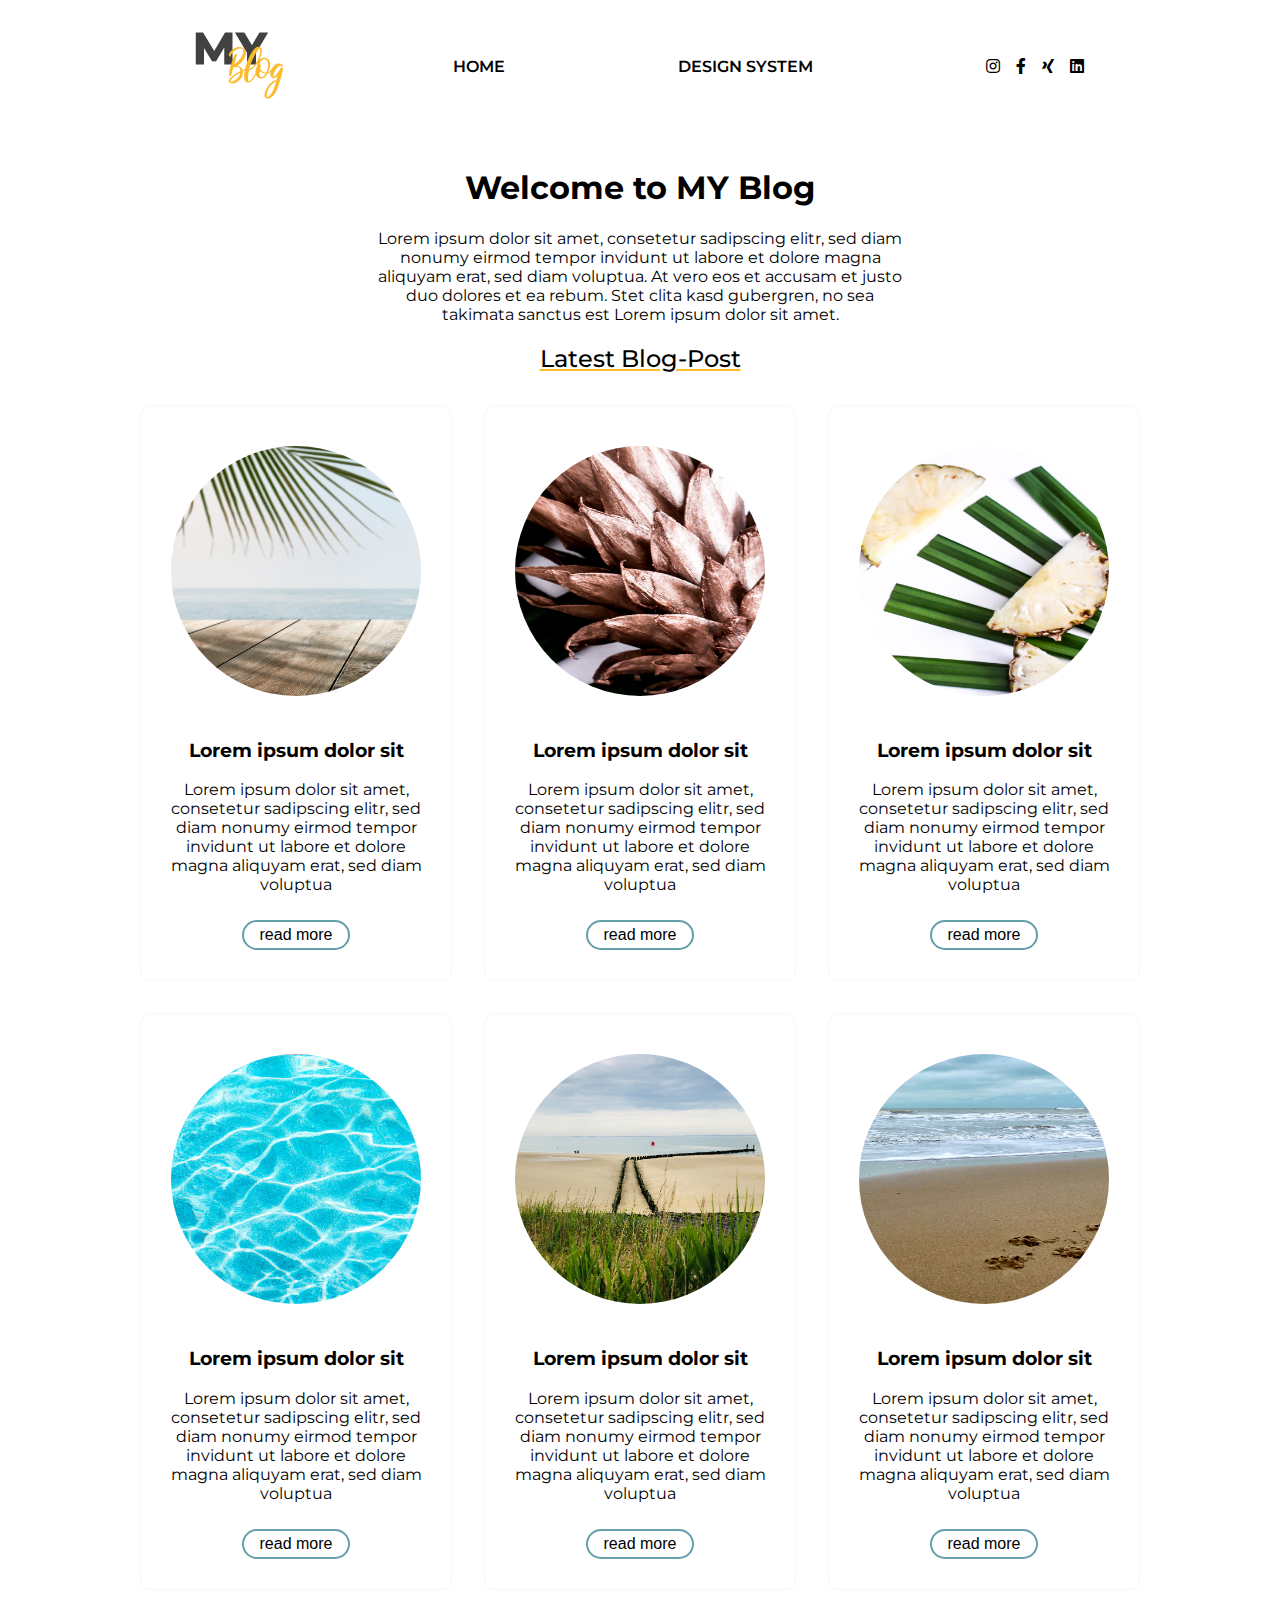
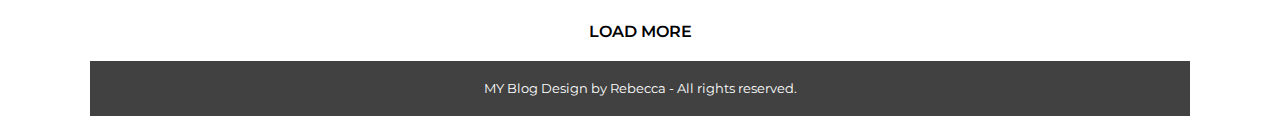
<file: index.html>
<!DOCTYPE html>
<html lang="en">
<head>
    <meta charset="UTF-8">
    <meta content="width=device-width, initial-scale=1" name="viewport"/>
    <title>My First Blog</title>
    <link rel="stylesheet" href="css/style.css"/>
    <link rel="preconnect" href="https://fonts.googleapis.com">
    <link rel="preconnect" href="https://fonts.gstatic.com">
    <link rel="preconnect" href="https://fonts.googleapis.com">
    <link rel="preconnect" href="https://fonts.gstatic.com">
    <link rel="stylesheet"
          href="https://fonts.googleapis.com/css2?family=Montserrat:ital,wght@0,100;0,200;0,300;0,400;0,500;0,600;0,700;0,800;0,900;1,100;1,200;1,300;1,400;1,500;1,600;1,700;1,800;1,900&display=swap">
</head>
<body>
<div class="container" role="main">
    <header class="header box">
        <a href="index.html" aria-label="Logo">
            <img
                    src="images/logo-blog.png"
                    alt="Logo my Blog"
                    class="logo"
            />
        </a>
        <a href="index.html" aria-label="Button Home" class="navbar">HOME</a>
        <a href="design-system.html" aria-label="Button Design System" class="navbar">DESIGN SYSTEM</a>
        <div class="social-media">
            <div class="navbar">
                <a href="https://www.instagram.com/" aria-label="Link Instagram" target="_blank">
                    <i class="fab fa-instagram"></i>
                </a>
            </div>
            <div class="navbar">
                <a href="https://www.facebook.com/" aria-label="Link facebook" target="_blank">
                    <i class="fab fa-facebook-f"></i>
                </a>
            </div>
            <div class="navbar">
                <a href="https://www.xing.com/" aria-label="Link Xing" target="_blank">
                    <i class="fab fa-xing"></i>
                </a>
            </div>
            <div class="navbar">
                <a href="https://www.linkedin.com" aria-label="Link Linkedin" target="_blank">
                    <i class="fab fa-linkedin"></i>
                </a>
            </div>
        </div>
    </header>
    <article class="content box">
        <div class="first-content">
            <h1>Welcome to MY Blog</h1>
            <p>Lorem ipsum dolor sit amet, consetetur sadipscing elitr, sed diam nonumy eirmod tempor invidunt ut
                labore et dolore magna aliquyam erat, sed diam voluptua. At vero eos et accusam et justo duo dolores
                et ea rebum. Stet clita kasd gubergren, no sea takimata sanctus est Lorem ipsum dolor sit amet.</p>
            <h2>Latest Blog-Post</h2>
        </div>
        <div class="nestedGrid">
            <div class="card">
                <a href="blogpost.html">
                    <img src="images/img-01.jpeg"
                         alt="first picture"
                         class="card-img"
                    />
                </a>
                <h3>Lorem ipsum dolor sit</h3>
                <p>Lorem ipsum dolor sit amet, consetetur sadipscing elitr, sed diam nonumy eirmod tempor invidunt
                    ut labore et dolore magna aliquyam erat, sed diam voluptua</p>
                <a href="blogpost.html">
                    <button class="button-card" type="button">read more</button>
                </a>
            </div>
            <div class="card">
                <a href="blogpost.html">
                    <img src="images/img-02.jpeg"
                         alt="second picture"
                         class="card-img"
                    />
                </a>
                <h3>Lorem ipsum dolor sit</h3>
                <p>Lorem ipsum dolor sit amet, consetetur sadipscing elitr, sed diam nonumy eirmod tempor invidunt
                    ut labore et dolore magna aliquyam erat, sed diam voluptua</p>
                <a href="blogpost.html">
                    <button class="button-card" type="button">read more</button>
                </a>
            </div>
            <div class="card">
                <a href="blogpost.html">
                    <img src="images/img-03.jpeg"
                         alt="third picture"
                         class="card-img"
                    />
                </a>
                <h3>Lorem ipsum dolor sit</h3>
                <p>Lorem ipsum dolor sit amet, consetetur sadipscing elitr, sed diam nonumy eirmod tempor invidunt
                    ut labore et dolore magna aliquyam erat, sed diam voluptua</p>
                <a href="blogpost.html">
                    <button class="button-card" type="button">read more</button>
                </a>
            </div>
            <div class="card">
                <a href="blogpost.html">
                    <img src="images/img-04.jpeg"
                         alt="fourth picture"
                         class="card-img"
                    />
                </a>
                <h3>Lorem ipsum dolor sit</h3>
                <p>Lorem ipsum dolor sit amet, consetetur sadipscing elitr, sed diam nonumy eirmod tempor invidunt
                    ut labore et dolore magna aliquyam erat, sed diam voluptua</p>
                <a href="blogpost.html">
                    <button class="button-card" type="button">read more</button>
                </a>
            </div>
            <div class="card">
                <a href="blogpost.html">
                    <img src="images/img-05.jpeg"
                         alt="fifth picture"
                         class="card-img"
                    />
                </a>
                <h3>Lorem ipsum dolor sit</h3>
                <p>Lorem ipsum dolor sit amet, consetetur sadipscing elitr, sed diam nonumy eirmod tempor invidunt
                    ut labore et dolore magna aliquyam erat, sed diam voluptua</p>
                <a href="blogpost.html">
                    <button class="button-card" type="button">read more</button>
                </a>
            </div>
            <div class="card">
                <a href="blogpost.html">
                    <img src="images/img-06.jpeg"
                         alt="sixth picture"
                         class="card-img"
                    />
                </a>
                <h3>Lorem ipsum dolor sit</h3>
                <p>Lorem ipsum dolor sit amet, consetetur sadipscing elitr, sed diam nonumy eirmod tempor invidunt
                    ut labore et dolore magna aliquyam erat, sed diam voluptua</p>
                <a href="blogpost.html">
                    <button class="button-card" type="button">read more</button>
                </a>
            </div>
        </div>
        <div id="last-content">
            <a href="blogpost.html" class="navbar">
                LOAD MORE
            </a>
        </div>
    </article>
    <footer class="footer box">MY Blog Design by Rebecca - All rights reserved.</footer>
</div>
</body>
</html>
</file>
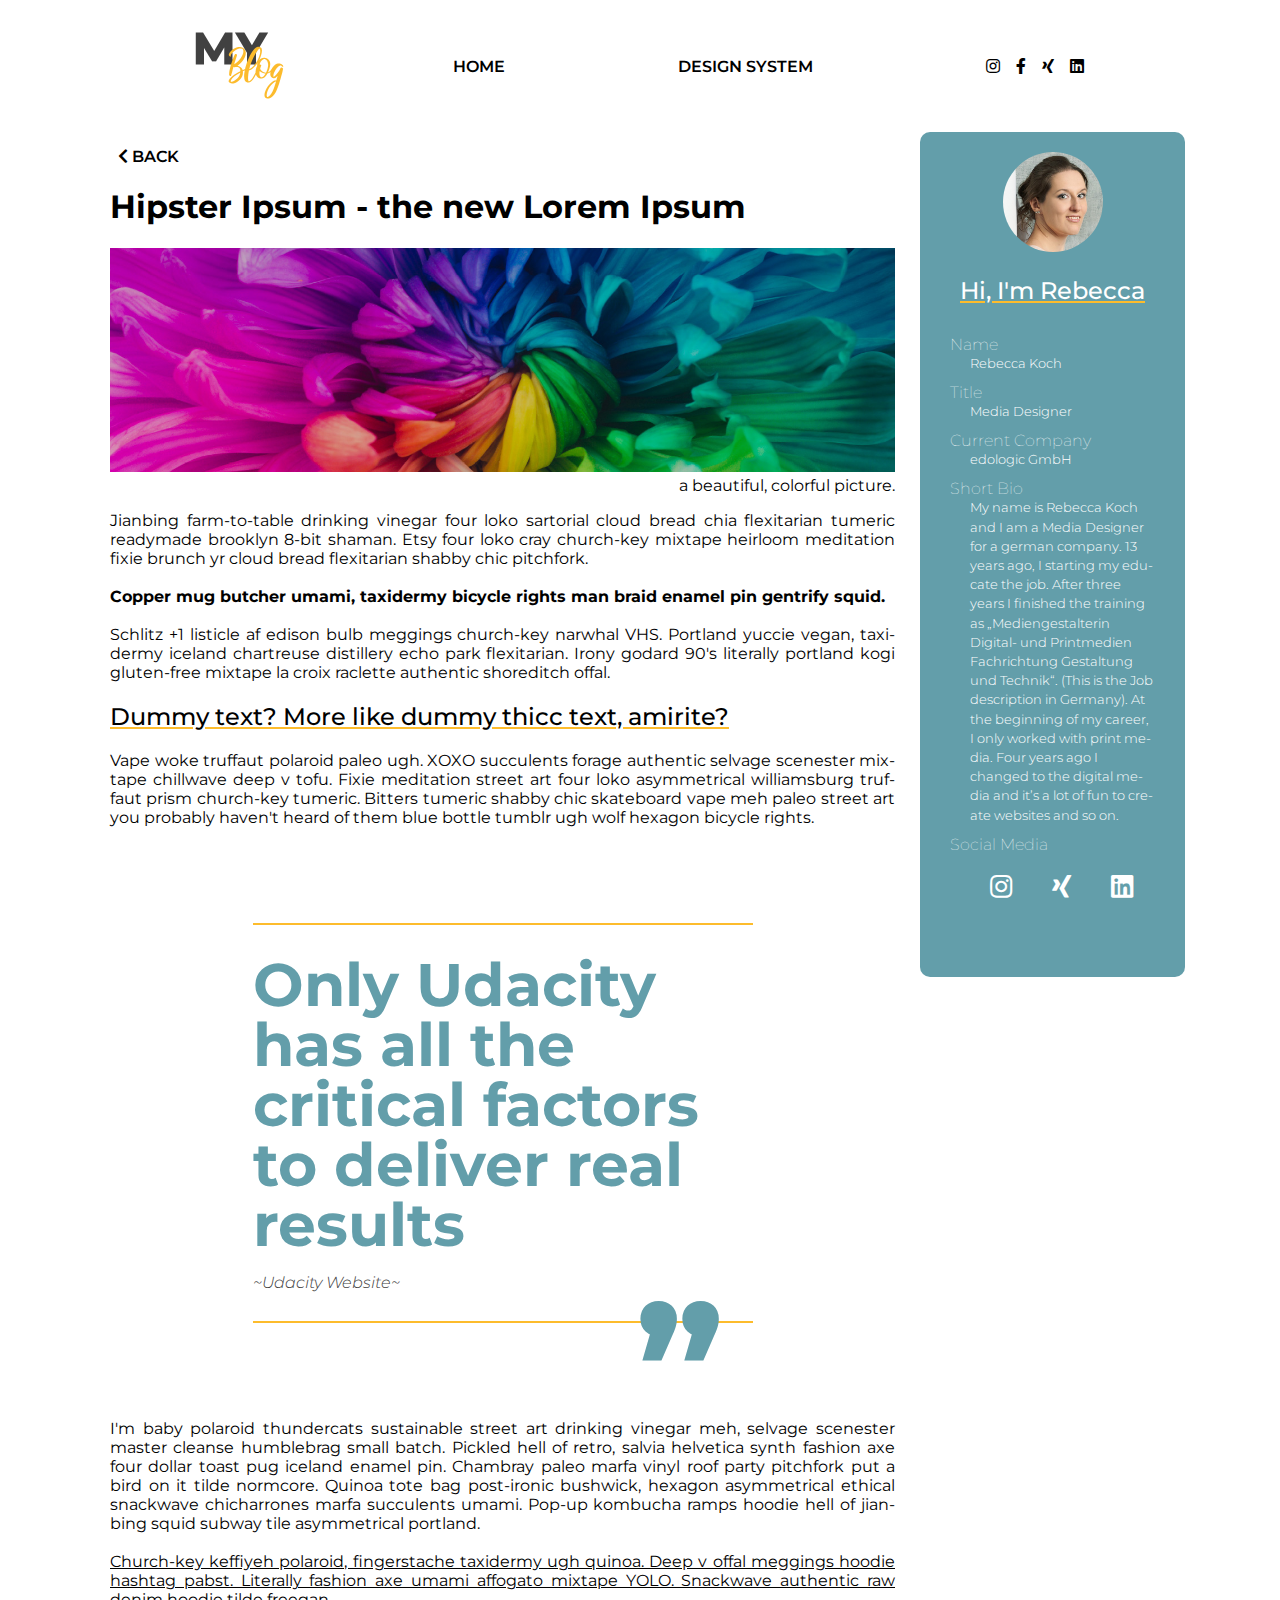
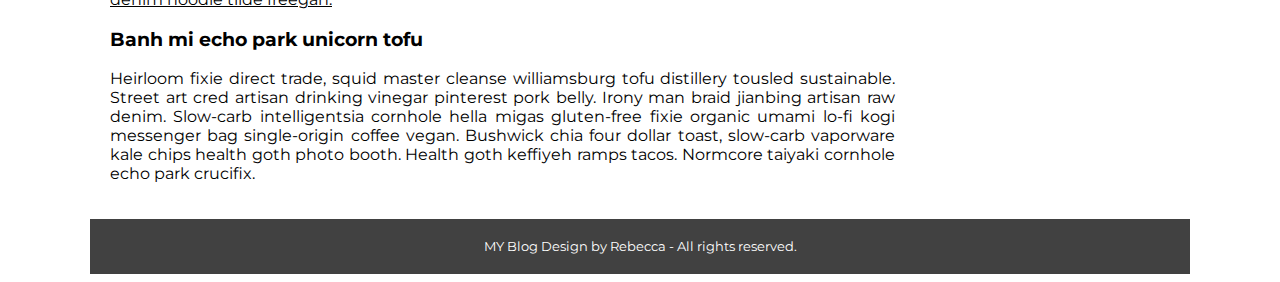
<file: blogpost.html>
<!DOCTYPE html>
<html lang="en">
<head>
    <meta charset="UTF-8">
    <meta content="width=device-width, initial-scale=1" name="viewport"/>
    <title>My First Blog</title>
    <link rel="stylesheet" href="css/style.css"/>
    <link rel="preconnect" href="https://fonts.googleapis.com">
    <link rel="preconnect" href="https://fonts.gstatic.com">
    <link rel="preconnect" href="https://fonts.googleapis.com">
    <link rel="preconnect" href="https://fonts.gstatic.com">
    <link rel="stylesheet"
          href="https://fonts.googleapis.com/css2?family=Montserrat:ital,wght@0,100;0,200;0,300;0,400;0,500;0,600;0,700;0,800;0,900;1,100;1,200;1,300;1,400;1,500;1,600;1,700;1,800;1,900&display=swap">
</head>
<body>
<div class="container-blogpost" role="main">
    <header class="header box">
        <a href="index.html" aria-label="Logo">
            <img
                    src="images/logo-blog.png"
                    alt="Logo my Blog"
                    class="logo"
            />
        </a>
        <a href="index.html" aria-label="Button Home" class="navbar">HOME</a>
        <a href="design-system.html" aria-label="Button Design System" class="navbar">DESIGN SYSTEM</a>
        <div class="social-media">
            <div class="navbar">
                <a href="https://www.instagram.com/" aria-label="Link Instagram" target="_blank">
                    <i class="fab fa-instagram"></i>
                </a>
            </div>
            <div class="navbar">
                <a href="https://www.facebook.com/" aria-label="Link facebook" target="_blank">
                    <i class="fab fa-facebook-f"></i>
                </a>
            </div>
            <div class="navbar">
                <a href="https://www.xing.com/" aria-label="Link Xing" target="_blank">
                    <i class="fab fa-xing"></i>
                </a>
            </div>
            <div class="navbar">
                <a href="https://www.linkedin.com" aria-label="Link Linkedin" target="_blank">
                    <i class="fab fa-linkedin"></i>
                </a>
            </div>
        </div>
    </header>
    <aside class="side">
        <div class="card-avatar">
            <img src="images/img-avatar.png"
                 alt="Avatar Rebecca"
            />
            <div id="text-avatar">
                <h2>Hi, I'm Rebecca</h2>
                <dl class="text-info">
                    <dt>Name</dt>
                    <dd>Rebecca Koch</dd>
                    <dt>Title</dt>
                    <dd>Media Designer</dd>
                    <dt>Current Company</dt>
                    <dd>edologic GmbH</dd>
                    <dt>Short Bio</dt>
                    <dd>My name is Rebecca Koch and I am a Media Designer for a german company.
                        13 years ago, I starting my educate the job.
                        After three years I finished the training as „Mediengestalterin Digital- und
                        Printmedien Fachrichtung Gestaltung und Technik“. (This is the Job description in Germany). At
                        the beginning of my career, I only worked with print media. Four years ago I changed to the
                        digital media and it’s a lot of fun to create websites and so on.
                    </dd>
                    <dt>Social Media</dt>
                    <dd>
                        <div class="social-media-text">
                                <a href="https://www.instagram.com/goldenereinstein/" target="_blank" aria-label="Link Instagram" class="social-media-text-a">
                                    <i class="fab fa-instagram fa-2x"></i>
                                </a>
                                <a href="https://www.xing.com/profile/Rebecca_Koch24" target="_blank" aria-label="Link Xing" class="social-media-text-a">
                                    <i class="fab fa-xing fa-2x"></i>
                                </a>
                                <a href="https://www.linkedin.com/in/rebecca-koch-982548205/" target="_blank" aria-label="Link Linkedin" class="social-media-text-a">
                                    <i class="fab fa-linkedin fa-2x"></i>
                                </a>
                        </div>
                    </dd>
                </dl>
            </div>
        </div>
    </aside>
    <article class="content-post box">
        <a href="index.html" class="navbar">
            <i class="fas fa-chevron-left"></i>
            BACK
        </a>
        <h1>Hipster Ipsum - the new Lorem Ipsum</h1>
        <figure>
            <img
                    src="images/img-blog-01.jpeg"
                    alt="colored picture"
                    class="img-blog"
            />
            <figcaption>a beautiful, colorful picture.</figcaption>
        </figure>
        <p class="blogpost">
            Jianbing farm-to-table drinking vinegar four loko sartorial cloud bread chia flexitarian tumeric readymade
            brooklyn 8-bit shaman. Etsy four loko cray church-key mixtape heirloom meditation fixie brunch yr cloud
            bread flexitarian shabby chic pitchfork.
            <br><br>
            <strong>
                Copper mug butcher umami, taxidermy bicycle rights man braid enamel
                pin gentrify squid.
            </strong>
            <br><br>
            Schlitz +1 listicle af edison bulb meggings church-key narwhal VHS. Portland yuccie
            vegan, taxidermy iceland chartreuse distillery echo park flexitarian. Irony godard 90's literally portland
            kogi gluten-free mixtape la croix raclette authentic shoreditch offal.
        </p>
        <h2>Dummy text? More like dummy thicc text, amirite?</h2>
        <p class="blogpost">Vape woke truffaut polaroid paleo ugh. XOXO succulents forage authentic selvage scenester
            mixtape chillwave
            deep v tofu. Fixie meditation street art four loko asymmetrical williamsburg truffaut prism church-key
            tumeric. Bitters tumeric shabby chic skateboard vape meh paleo street art you probably haven't heard of them
            blue bottle tumblr ugh wolf hexagon bicycle rights.
        </p>
        <blockquote class="blockquote-wrapper">
            <div class="blockquote">
                <h1>
                    Only Udacity has all the critical factors to deliver real results
                </h1>
                <h4>
                    <em>~Udacity Website~</em>
                </h4>
            </div>
        </blockquote>
        <p class="blogpost">
            I'm baby polaroid thundercats sustainable street art drinking vinegar meh, selvage scenester master cleanse
            humblebrag small batch. Pickled hell of retro, salvia helvetica synth fashion axe four dollar toast pug
            iceland enamel pin.
            Chambray paleo marfa vinyl roof party pitchfork
            put a bird on it tilde normcore. Quinoa
            tote bag post-ironic bushwick, hexagon asymmetrical ethical snackwave chicharrones marfa succulents umami.
            Pop-up kombucha ramps hoodie hell of jianbing squid subway tile asymmetrical portland.
            <br><br>
            <u>
                Church-key keffiyeh polaroid, fingerstache taxidermy ugh quinoa. Deep v offal meggings hoodie hashtag
                pabst.
                Literally fashion axe umami affogato mixtape YOLO. Snackwave authentic raw denim hoodie tilde freegan.
            </u>
        </p>
        <h3>Banh mi echo park unicorn tofu</h3>
        <p class="blogpost">
            Heirloom fixie direct trade, squid master cleanse williamsburg tofu distillery tousled sustainable. Street
            art cred artisan drinking vinegar pinterest pork belly. Irony man braid jianbing artisan raw denim.
            Slow-carb intelligentsia cornhole hella migas gluten-free fixie organic umami lo-fi kogi messenger bag
            single-origin coffee vegan. Bushwick chia four dollar toast, slow-carb vaporware kale chips health goth
            photo booth. Health goth keffiyeh ramps tacos. Normcore taiyaki cornhole echo park crucifix.
        </p>
    </article>
    <footer class="footer box">MY Blog Design by Rebecca - All rights reserved.</footer>
</div>
</body>
</html>
</file>
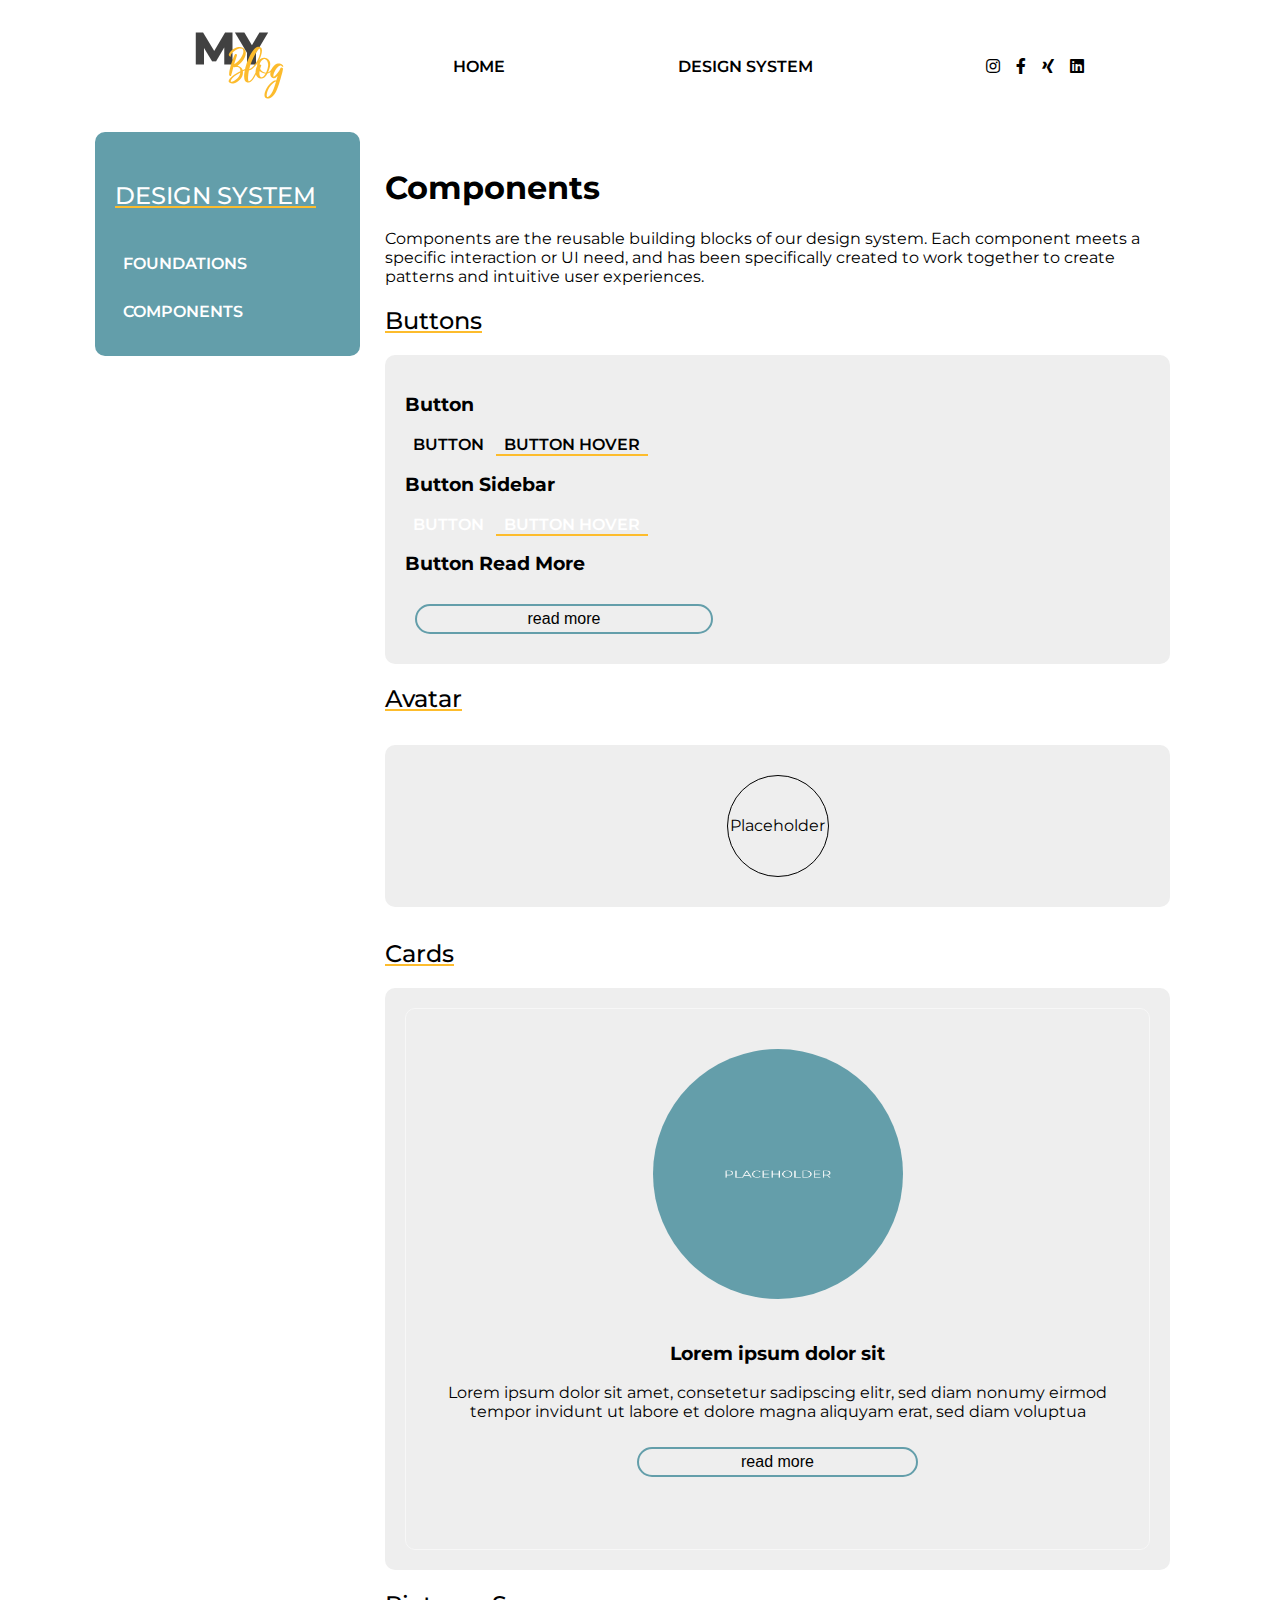
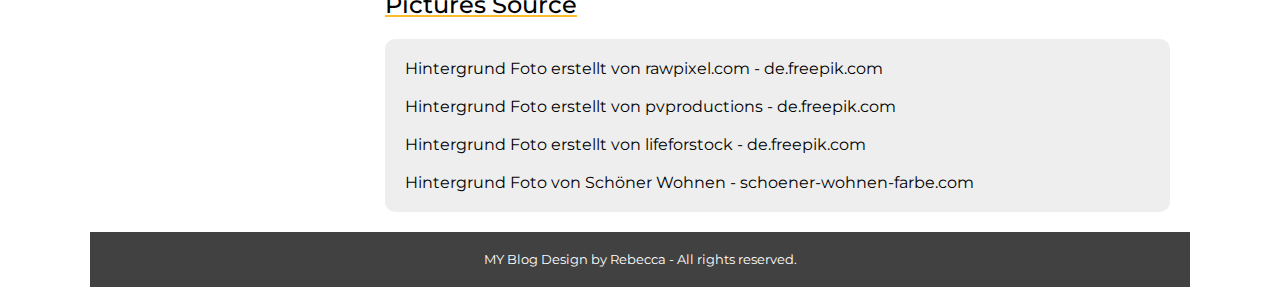
<file: design-components.html>
<!DOCTYPE html>
<html lang="en">
<head>
  <meta charset="UTF-8">
  <meta content="width=device-width, initial-scale=1" name="viewport"/>
  <title>My First Blog</title>
  <link rel="stylesheet" href="css/style.css"/>
  <link rel="preconnect" href="https://fonts.googleapis.com">
  <link rel="preconnect" href="https://fonts.gstatic.com">
  <link rel="preconnect" href="https://fonts.googleapis.com">
  <link rel="preconnect" href="https://fonts.gstatic.com">
  <link rel="stylesheet"
        href="https://fonts.googleapis.com/css2?family=Montserrat:ital,wght@0,100;0,200;0,300;0,400;0,500;0,600;0,700;0,800;0,900;1,100;1,200;1,300;1,400;1,500;1,600;1,700;1,800;1,900&display=swap">
</head>
<body>
<div class="container-design" role="main">
  <header class="header box">
    <a href="index.html" aria-label="Logo">
      <img
              src="images/logo-blog.png"
              alt="Logo my Blog"
              class="logo"
      />
    </a>
    <a href="index.html" aria-label="Button Home" class="navbar">HOME</a>
    <a href="design-system.html" aria-label="Button Design System" class="navbar">DESIGN SYSTEM</a>
    <div class="social-media">
      <div class="navbar">
        <a href="https://www.instagram.com/" aria-label="Link Instagram" target="_blank">
          <i class="fab fa-instagram"></i>
        </a>
      </div>
      <div class="navbar">
        <a href="https://www.facebook.com/" aria-label="Link facebook" target="_blank">
          <i class="fab fa-facebook-f"></i>
        </a>
      </div>
      <div class="navbar">
        <a href="https://www.xing.com/" aria-label="Link Xing" target="_blank">
          <i class="fab fa-xing"></i>
        </a>
      </div>
      <div class="navbar">
        <a href="https://www.linkedin.com" aria-label="Link Linkedin" target="_blank">
          <i class="fab fa-linkedin"></i>
        </a>
      </div>
    </div>
  </header>
  <aside class="side-design">
    <div class="card-design">
      <h2>DESIGN SYSTEM</h2>
      <a href="design-system.html" class="sidebar">foundations</a>
      <a href="design-components.html" class="sidebar">components</a>
    </div>
  </aside>
  <article class="content-post box">
    <h1>Components</h1>
    <p>Components are the reusable building blocks of our design system. Each component meets a specific interaction or
      UI need, and has been specifically created to work together to create patterns and intuitive user experiences.
    </p>
    <h2>Buttons</h2>
    <div class="card-content">
      <h3>Button</h3>
      <a href="" class="navbar design-content">BUTTON</a>
      <a href="" class="navbar design-content-hover">BUTTON HOVER</a>
      <h3>Button Sidebar</h3>
      <a href="" class="sidebar sidebar-content">BUTTON</a>
      <a href="" class="sidebar sidebar-content-hover">BUTTON HOVER</a>
      <h3>Button Read More</h3>
      <a href="">
        <button class="button-card" type="button">read more</button>
      </a>
    </div>
    <h2>Avatar</h2>
    <div class="card-content color-content">
      <div class="color-design gray-color">Placeholder</div>
    </div>
    <h2>Cards</h2>
    <div class="card-content">
      <div class="card">
        <a href="">
          <img src="images/img-placeholder.jpg"
               alt="placeholder"
               class="card-img"
          />
        </a>
        <h3>Lorem ipsum dolor sit</h3>
        <p>Lorem ipsum dolor sit amet, consetetur sadipscing elitr, sed diam nonumy eirmod tempor invidunt ut
          labore et dolore magna aliquyam erat, sed diam voluptua</p>
        <a href="">
          <button class="button-card" type="button">read more</button>
        </a>
      </div>
    </div>
    <h2>Pictures Source</h2>
    <div class="card-content source">
      <a href='https://de.freepik.com/fotos/hintergrund'>Hintergrund Foto erstellt von rawpixel.com - de.freepik.com</a>
      <br><br>
      <a href='https://de.freepik.com/fotos/hintergrund'>Hintergrund Foto erstellt von pvproductions - de.freepik.com</a>
      <br><br>
      <a href='https://de.freepik.com/fotos/hintergrund'>Hintergrund Foto erstellt von lifeforstock - de.freepik.com</a>
      <br><br>
      <a href='https://www.schoener-wohnen-farbe.com/de/farbtoene/'>Hintergrund Foto von Schöner Wohnen - schoener-wohnen-farbe.com</a>
    </div>
  </article>
  <footer class="footer box">MY Blog Design by Rebecca - All rights reserved.</footer>
</div>
</body>
</html>
</file>
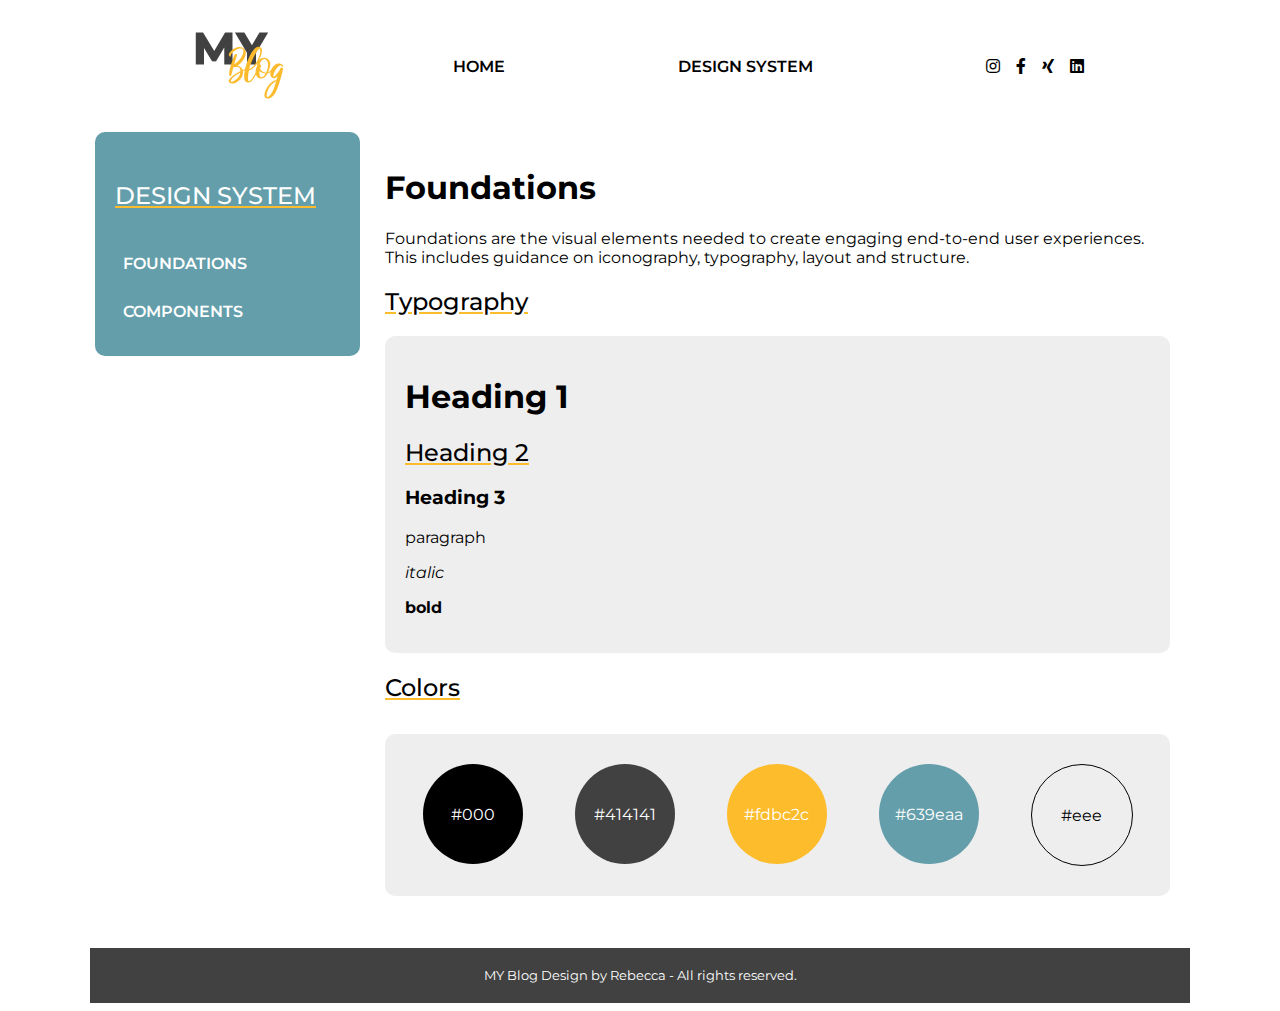
<file: design-system.html>
<!DOCTYPE html>
<html lang="en">
<head>
  <meta charset="UTF-8">
  <meta content="width=device-width, initial-scale=1" name="viewport"/>
  <title>My First Blog</title>
  <link rel="stylesheet" href="css/style.css"/>
  <link rel="preconnect" href="https://fonts.googleapis.com">
  <link rel="preconnect" href="https://fonts.gstatic.com">
  <link rel="preconnect" href="https://fonts.googleapis.com">
  <link rel="preconnect" href="https://fonts.gstatic.com">
  <link rel="stylesheet"
        href="https://fonts.googleapis.com/css2?family=Montserrat:ital,wght@0,100;0,200;0,300;0,400;0,500;0,600;0,700;0,800;0,900;1,100;1,200;1,300;1,400;1,500;1,600;1,700;1,800;1,900&display=swap">
</head>
<body>
<div class="container-design" role="main">
  <header class="header box">
    <a href="index.html" aria-label="Logo">
      <img
              src="images/logo-blog.png"
              alt="Logo my Blog"
              class="logo"
      />
    </a>
    <a href="index.html" aria-label="Button Home" class="navbar">HOME</a>
    <a href="design-system.html" aria-label="Button Design System" class="navbar">DESIGN SYSTEM</a>
    <div class="social-media">
      <div class="navbar">
        <a href="https://www.instagram.com/" aria-label="Link Instagram" target="_blank">
          <i class="fab fa-instagram"></i>
        </a>
      </div>
      <div class="navbar">
        <a href="https://www.facebook.com/" aria-label="Link facebook" target="_blank">
          <i class="fab fa-facebook-f"></i>
        </a>
      </div>
      <div class="navbar">
        <a href="https://www.xing.com/" aria-label="Link Xing" target="_blank">
          <i class="fab fa-xing"></i>
        </a>
      </div>
      <div class="navbar">
        <a href="https://www.linkedin.com" aria-label="Link Linkedin" target="_blank">
          <i class="fab fa-linkedin"></i>
        </a>
      </div>
    </div>
  </header>
  <aside class="side-design">
    <div class="card-design">
      <h2>DESIGN SYSTEM</h2>
      <a href="design-system.html" class="sidebar">foundations</a>
      <a href="design-components.html" class="sidebar">components</a>
    </div>
  </aside>
  <article class="content-post box">
    <h1>Foundations</h1>
    <p>Foundations are the visual elements needed to create engaging end-to-end user experiences. This includes guidance
      on iconography, typography, layout and structure.
    </p>
    <h2>Typography</h2>
    <div class="card-content">
      <h1>Heading 1</h1>
      <h2>Heading 2</h2>
      <h3>Heading 3</h3>
      <p>paragraph</p>
      <p>
        <em>italic</em>
      </p>
      <p>
        <strong>bold</strong>
      </p>
    </div>
    <h2>Colors</h2>
    <div class="card-content color-content">
      <div class="color-design font-color">#000</div>
      <div class="color-design footer-color">#414141</div>
      <div class="color-design yellow-color">#fdbc2c</div>
      <div class="color-design cyan-color">#639eaa</div>
      <div class="color-design gray-color">#eee</div>
    </div>
  </article>
  <footer class="footer box">MY Blog Design by Rebecca - All rights reserved.</footer>
</div>
</body>
</html>
</file>
<file: css/style.css>
@import url(https://use.fontawesome.com/releases/v5.13.0/css/all.css);
@import "design.css";
@import "card.css";
@import "buttons.css";
@import "style-blogpost.css";
@import "style-design-system.css";

.container {
    display:grid;
    margin: auto;
    width: 100%;
    grid-template-columns: 1fr;
    grid-auto-rows: auto;
    grid-template-areas:
  "hd"
  "main"
  "ft";
}

.nestedGrid {
    display: grid;
    grid-template-columns: 1fr;
    grid-auto-rows: auto;
    width: 100%;
    margin: 2em auto;
    grid-gap: 2em;
}

.box {
    display: flex;
    padding: 20px;
    justify-content: center;
    align-items: center;
}

.header {
    grid-area: hd;
    display: flex;
    justify-content: space-around;

}

.footer {
    grid-area: ft;
}

.content {
    grid-area: main;
    display: block;
    text-align: center;
}

.content-post {
    grid-area: main;
    display: block;
    text-align: left;
}

@media (min-width: 700px) and (max-width:900px) {
    .container {
        width: 90%;
    }
    .nestedGrid {
        grid-template-columns: repeat(2, 1fr);
    }
}

@media(min-width:900px) {
    .container {
        max-width: 1000px;
        display:grid;
        grid-template-columns: repeat(8, 1fr);
        grid-auto-rows: auto;
        grid-template-areas:
      "hd hd hd hd hd hd hd hd"
      "main main main main main main main main"
      "ft ft ft ft ft ft ft ft";
    }

    .nestedGrid {
        display: grid;
        grid-template-columns: repeat(2, 1fr);
    }

    .first-content{
        width: 70%;
        margin: auto;
    }
}

@media(min-width:1100px) {
    .container {
        max-width: 1100px;
    }

    .nestedGrid {
        grid-template-columns: repeat(3, 1fr);
        max-width: 1000px;
    }

    .first-content{
        width: 50%;
        margin: auto;
    }
}
</file>
